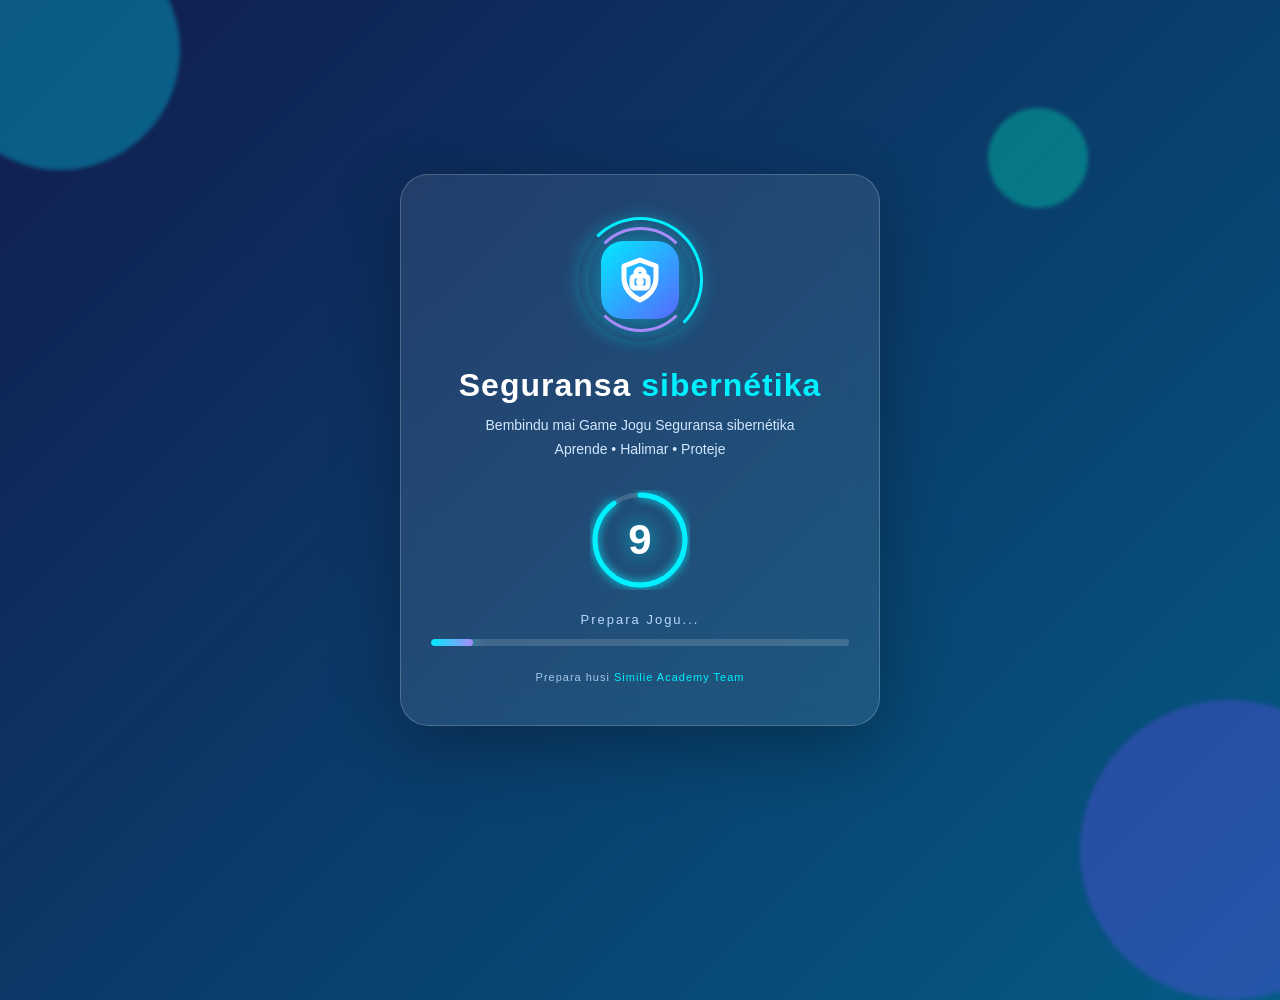
<file: index.html>
<!DOCTYPE html>
<html lang="en">
<head>
    <meta charset="UTF-8">
    <meta name="viewport" content="width=device-width, initial-scale=1.0">
    <title>Cyber Security - Loading</title>

    <style>
        * {
            margin: 0;
            padding: 0;
            box-sizing: border-box;
        }

        body {
            font-family: Arial, sans-serif;
            min-height: 100vh;
            display: flex;
            justify-content: center;
            align-items: center;
            overflow: hidden;
            color: white;
            background: linear-gradient(
                -45deg,
                #06142e,
                #073b70,
                #006c94,
                #111c4e
            );
            background-size: 400% 400%;
            animation: gradientMove 10s ease infinite;
        }

        @keyframes gradientMove {
            0%   { background-position: 0% 50%; }
            50%  { background-position: 100% 50%; }
            100% { background-position: 0% 50%; }
        }

        /* Background circles */
        .orb {
            position: absolute;
            border-radius: 50%;
            filter: blur(2px);
            opacity: 0.3;
            animation: float 7s ease-in-out infinite alternate;
        }

        .orb.one {
            width: 240px;
            height: 240px;
            background: #00eaff;
            top: -70px;
            left: -60px;
        }

        .orb.two {
            width: 300px;
            height: 300px;
            background: #744dff;
            right: -100px;
            bottom: -100px;
            animation-delay: 1s;
        }

        .orb.three {
            width: 100px;
            height: 100px;
            background: #00ffc3;
            right: 15%;
            top: 12%;
            animation-delay: 2s;
        }

        @keyframes float {
            from {
                transform: translate(0, 0) scale(1);
            }
            to {
                transform: translate(30px, -35px) scale(1.15);
            }
        }

        /* Main loading card */
        .loading-container {
            position: relative;
            z-index: 2;
            width: min(90%, 480px);
            padding: 42px 30px;
            text-align: center;
            border-radius: 28px;
            background: rgba(255, 255, 255, 0.09);
            border: 1px solid rgba(255, 255, 255, 0.2);
            backdrop-filter: blur(18px);
            box-shadow: 0 20px 70px rgba(0, 0, 0, 0.3);
            animation: appear 1s ease-out;
        }

        @keyframes appear {
            from {
                opacity: 0;
                transform: translateY(35px) scale(0.92);
            }
            to {
                opacity: 1;
                transform: translateY(0) scale(1);
            }
        }

        /* Logo */
        .logo-area {
            width: 125px;
            height: 125px;
            margin: 0 auto 25px;
            position: relative;
            display: flex;
            align-items: center;
            justify-content: center;
        }

        .logo-ring {
            position: absolute;
            inset: 0;
            border: 3px solid transparent;
            border-top-color: #00f0ff;
            border-right-color: #00f0ff;
            border-radius: 50%;
            animation: spin 2s linear infinite;
            box-shadow: 0 0 18px rgba(0, 240, 255, 0.2);
        }

        .logo-ring.inner {
            inset: 10px;
            border-top-color: #a78bfa;
            border-right-color: transparent;
            border-bottom-color: #a78bfa;
            animation: spinReverse 3s linear infinite;
        }

        @keyframes spin {
            to { transform: rotate(360deg); }
        }

        @keyframes spinReverse {
            to { transform: rotate(-360deg); }
        }

        .logo {
            width: 78px;
            height: 78px;
            display: flex;
            align-items: center;
            justify-content: center;
            border-radius: 22px;
            background: linear-gradient(135deg, #00eaff, #5968ff);
            box-shadow: 0 0 35px rgba(0, 234, 255, 0.5);
            animation: pulse 2s ease-in-out infinite;
        }

        .logo svg {
            width: 48px;
            height: 48px;
            fill: none;
            stroke: white;
            stroke-width: 2.5;
            stroke-linecap: round;
            stroke-linejoin: round;
        }

        @keyframes pulse {
            0%, 100% {
                transform: scale(1);
                box-shadow: 0 0 20px rgba(0, 234, 255, 0.4);
            }
            50% {
                transform: scale(1.08);
                box-shadow: 0 0 40px rgba(0, 234, 255, 0.8);
            }
        }

        h1 {
            font-size: clamp(24px, 5vw, 32px);
            letter-spacing: 1px;
            margin-bottom: 10px;
        }

        h1 span {
            color: #00f0ff;
        }

        .subtitle {
            color: #d3e7ff;
            font-size: 14px;
            line-height: 1.7;
            margin-bottom: 28px;
        }

        /* Countdown */
        .countdown-circle {
            width: 100px;
            height: 100px;
            margin: 0 auto 22px;
            position: relative;
            display: flex;
            justify-content: center;
            align-items: center;
        }

        .countdown-circle svg {
            position: absolute;
            width: 100%;
            height: 100%;
            transform: rotate(-90deg);
        }

        .countdown-circle circle {
            fill: none;
            stroke-width: 5;
        }

        .track {
            stroke: rgba(255, 255, 255, 0.15);
        }

        .progress {
            stroke: #00f0ff;
            stroke-linecap: round;
            stroke-dasharray: 283;
            stroke-dashoffset: 0;
            transition: stroke-dashoffset 1s linear;
            filter: drop-shadow(0 0 5px #00f0ff);
        }

        #countdown {
            font-size: 42px;
            font-weight: bold;
            color: #ffffff;
            text-shadow: 0 0 20px rgba(0, 240, 255, 0.7);
        }

        .loading-text {
            font-size: 13px;
            color: #b8d7ff;
            letter-spacing: 2px;
            margin-bottom: 12px;
            animation: textBlink 1.5s infinite;
        }

        @keyframes textBlink {
            0%, 100% { opacity: 1; }
            50% { opacity: 0.5; }
        }

        /* Loading bar */
        .progress-bar {
            height: 7px;
            width: 100%;
            overflow: hidden;
            border-radius: 20px;
            background: rgba(255, 255, 255, 0.15);
        }

        .progress-fill {
            width: 0%;
            height: 100%;
            border-radius: 20px;
            background: linear-gradient(90deg, #00eaff, #a78bfa);
            box-shadow: 0 0 15px #00eaff;
            transition: width 1s linear;
        }

        .footer {
            margin-top: 25px;
            font-size: 11px;
            color: #a8c9e8;
            letter-spacing: 1px;
        }

        .footer span {
            color: #00f0ff;
        }

        @media (max-width: 480px) {
            .loading-container {
                padding: 35px 22px;
            }

            .logo-area {
                width: 110px;
                height: 110px;
            }

            .logo {
                width: 70px;
                height: 70px;
            }
        }

        @media (prefers-reduced-motion: reduce) {
            *, *::before, *::after {
                animation-duration: 0.01ms !important;
                animation-iteration-count: 1 !important;
            }
        }
    </style>
</head>

<body>

    <div class="orb one"></div>
    <div class="orb two"></div>
    <div class="orb three"></div>

    <main class="loading-container">

        <div class="logo-area">
            <div class="logo-ring"></div>
            <div class="logo-ring inner"></div>

            <div class="logo">
                <!-- Cyber Security Shield Logo -->
                <svg viewBox="0 0 24 24" aria-label="Cyber Security Logo">
                    <path d="M12 2L20 5V11C20 16 16.5 20 12 22C7.5 20 4 16 4 11V5L12 2Z"/>
                    <rect x="8" y="10" width="8" height="6" rx="1.5"/>
                    <path d="M10 10V8.5A2 2 0 0 1 14 8.5V10"/>
                    <circle cx="12" cy="13" r="0.7" fill="white"/>
                </svg>
            </div>
        </div>

        <h1>Seguransa <span>sibernétika</span></h1>

        <p class="subtitle">
            Bembindu mai Game Jogu Seguransa sibernétika <br>
            Aprende • Halimar • Proteje
        </p>

        <div class="countdown-circle">
            <svg viewBox="0 0 100 100">
                <circle class="track" cx="50" cy="50" r="45"/>
                <circle class="progress" id="circleProgress"
                        cx="50" cy="50" r="45"/>
            </svg>

            <span id="countdown">10</span>
        </div>

        <p class="loading-text" id="loadingText">
            Prepara Jogu...
        </p>

        <div class="progress-bar">
            <div class="progress-fill" id="progressFill"></div>
        </div>

        <p class="footer">
            Prepara husi <span>Similie Academy Team</span>
        </p>

    </main>

    <script>
        // Change this to "game2.html" if you want to load Game 2.
        const targetPage = "game.html";

        const totalSeconds = 10;
        let secondsLeft = totalSeconds;

        const countdown = document.getElementById("countdown");
        const circleProgress = document.getElementById("circleProgress");
        const progressFill = document.getElementById("progressFill");
        const loadingText = document.getElementById("loadingText");

        const circumference = 2 * Math.PI * 45;

        circleProgress.style.strokeDasharray = circumference;
        circleProgress.style.strokeDashoffset = 0;

        const timer = setInterval(() => {
            secondsLeft--;

            countdown.textContent = secondsLeft;

            const progress = (totalSeconds - secondsLeft) / totalSeconds;

            circleProgress.style.strokeDashoffset =
                circumference * progress;

            progressFill.style.width = (progress * 100) + "%";

            if (secondsLeft <= 0) {
                clearInterval(timer);

                countdown.textContent = "✓";
                loadingText.textContent = "JOGU PRONTU ONA!";

                setTimeout(() => {
                    window.location.href = targetPage;
                }, 500);
            }
        }, 1000);
    </script>

</body>
</html>
</file>
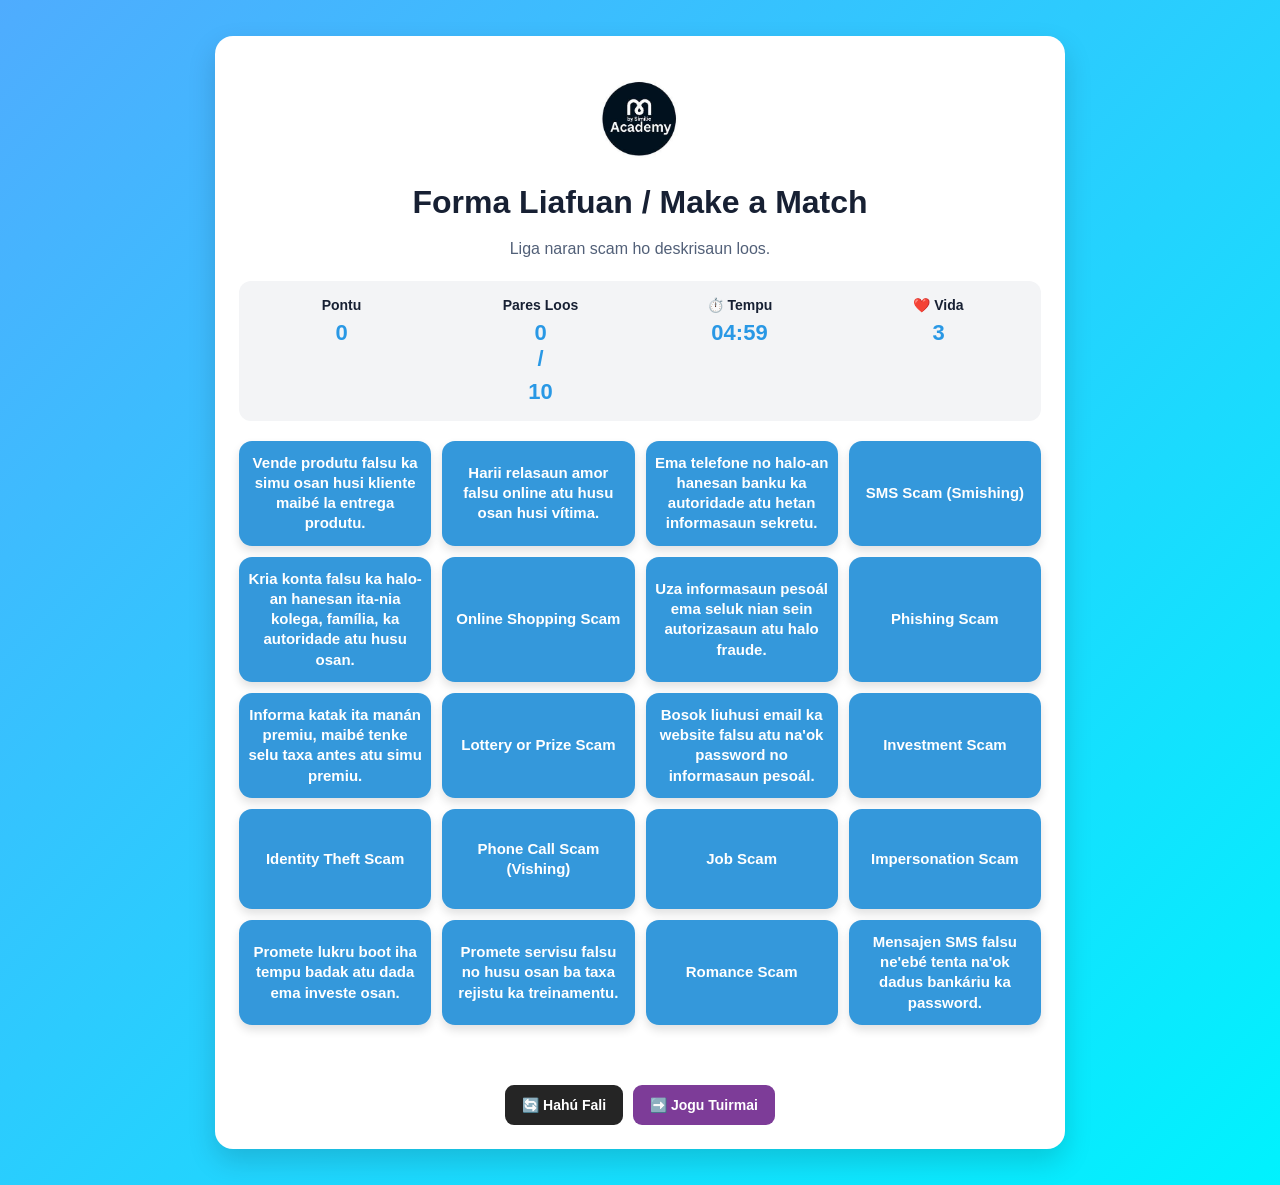
<file: game.html>
<!DOCTYPE html>
<html lang="tet">
<head>
    <meta charset="UTF-8">
    <meta name="viewport" content="width=device-width, initial-scale=1.0">
    <title>Match Word Game - Scam</title>
    <link rel="stylesheet" href="css/game.css">
</head>
<body>

<div class="game-container">
    <header>
        <h2><img src="image/image.png" alt="" width="80"></h2>
        <h1>Forma Liafuan / Make a Match</h1>
        <p class="description">
            Liga naran scam ho deskrisaun loos.
        </p>
    </header>

    <div id="gameArea">
        <div class="score-board">
            <div class="score-box">Pontu
                <span id="score">0</span>
            </div>
            <div class="score-box">Pares Loos
                <span><span id="matches">0</span> / <span id="totalPairs">10</span></span>
            </div>
            <div class="score-box">⏱️ Tempu
                <span id="timer">05:00</span>
            </div>
            <div class="score-box">❤️ Vida
                <span id="lives">3</span>
            </div>
        </div>

        <div class="game-board" id="gameBoard"></div>
        <div id="message"></div>

        <div class="game-buttons">
            <button class="game-btn" onclick="restartGame()">🔄 Hahú Fali</button>
            <button class="game-btn next-btn" onclick="nextGame()">➡️ Jogu Tuirmai</button>
        </div>
    </div>

    <div id="resultScreen">
        <h2 id="resultTitle">🎉 Game Remata!</h2>
        <p id="resultMessage"></p>
        <h3>Pontu Ikus: <span id="finalScore">0</span></h3>

        <div class="result-buttons">
            <button class="game-btn" onclick="restartGame()">▶️ Joga Fali</button>
            <button class="game-btn next-btn" onclick="nextGame()">➡️ Jogu Tuirmai</button>
        </div>
    </div>
</div>

<script>
const wordPairs = [
    {
        word: "Phishing Scam",
        meaning: "Bosok liuhusi email ka website falsu atu na'ok password no informasaun pesoál."
    },
    {
        word: "Online Shopping Scam",
        meaning: "Vende produtu falsu ka simu osan husi kliente maibé la entrega produtu."
    },
    {
        word: "Romance Scam",
        meaning: "Harii relasaun amor falsu online atu husu osan husi vítima."
    },
    {
        word: "Investment Scam",
        meaning: "Promete lukru boot iha tempu badak atu dada ema investe osan."
    },
    {
        word: "Lottery or Prize Scam",
        meaning: "Informa katak ita manán premiu, maibé tenke selu taxa antes atu simu premiu."
    },
    {
        word: "SMS Scam (Smishing)",
        meaning: "Mensajen SMS falsu ne'ebé tenta na'ok dadus bankáriu ka password."
    },
    {
        word: "Phone Call Scam (Vishing)",
        meaning: "Ema telefone no halo-an hanesan banku ka autoridade atu hetan informasaun sekretu."
    },
    {
        word: "Job Scam",
        meaning: "Promete servisu falsu no husu osan ba taxa rejistu ka treinamentu."
    },
    {
        word: "Identity Theft Scam",
        meaning: "Uza informasaun pesoál ema seluk nian sein autorizasaun atu halo fraude."
    },
    {
        word: "Impersonation Scam",
        meaning: "Kria konta falsu ka halo-an hanesan ita-nia kolega, família, ka autoridade atu husu osan."
    }
];

let cards = [];
let firstCard = null;
let secondCard = null;
let lockBoard = false;
let finished = false;
let score = 0;
let matches = 0;
let lives = 3;
let timeLeft = 300;
let timer;

const gameBoard = document.getElementById("gameBoard");

function shuffle(array) {
    for (let i = array.length - 1; i > 0; i--) {
        const j = Math.floor(Math.random() * (i + 1));
        [array[i], array[j]] = [array[j], array[i]];
    }
}

function startGame() {
    clearInterval(timer);

    score = 0;
    matches = 0;
    lives = 3;
    timeLeft = 300;
    firstCard = null;
    secondCard = null;
    lockBoard = false;
    finished = false;

    document.getElementById("score").textContent = score;
    document.getElementById("matches").textContent = matches;
    document.getElementById("totalPairs").textContent = wordPairs.length;
    document.getElementById("lives").textContent = lives;
    document.getElementById("timer").textContent = "05:00";
    document.getElementById("message").textContent = "";

    document.getElementById("gameArea").style.display = "block";
    document.getElementById("resultScreen").style.display = "none";

    cards = [];

    wordPairs.forEach((pair, index) => {
        cards.push({
            value: pair.word,
            pairId: index
        });

        cards.push({
            value: pair.meaning,
            pairId: index
        });
    });

    shuffle(cards);
    gameBoard.innerHTML = "";

    cards.forEach(card => {
        const button = document.createElement("button");
        button.className = "card";
        button.textContent = card.value;
        button.dataset.pairId = card.pairId;

        button.addEventListener("click", () => selectCard(button));
        gameBoard.appendChild(button);
    });

    timer = setInterval(() => {
        if (finished) return;

        timeLeft--;

        const minutes = Math.floor(timeLeft / 60);
        const seconds = timeLeft % 60;

        document.getElementById("timer").textContent =
            String(minutes).padStart(2, "0") + ":" +
            String(seconds).padStart(2, "0");

        if (timeLeft <= 0) {
            finishGame(false, true);
        }
    }, 1000);
}

function selectCard(card) {
    if (
        lockBoard ||
        finished ||
        card.classList.contains("correct") ||
        card === firstCard
    ) {
        return;
    }

    card.classList.add("selected");

    if (!firstCard) {
        firstCard = card;
        return;
    }

    secondCard = card;
    checkMatch();
}

function checkMatch() {
    const isMatch =
        firstCard.dataset.pairId === secondCard.dataset.pairId;

    if (isMatch) {
        firstCard.classList.remove("selected");
        secondCard.classList.remove("selected");

        firstCard.classList.add("correct");
        secondCard.classList.add("correct");

        score += 10;
        matches++;

        document.getElementById("score").textContent = score;
        document.getElementById("matches").textContent = matches;
        document.getElementById("message").textContent = "✅ Loos! Parsu ida.";

        resetCards();

        if (matches === wordPairs.length) {
            finishGame(true);
        }
    } else {
        lockBoard = true;
        lives--;
        score = Math.max(0, score - 2);

        document.getElementById("lives").textContent = lives;
        document.getElementById("score").textContent = score;
        document.getElementById("message").textContent =
            "❌ La hanesan. Tenta fali!";

        firstCard.classList.add("wrong");
        secondCard.classList.add("wrong");

        setTimeout(() => {
            if (firstCard) {
                firstCard.classList.remove("selected", "wrong");
            }

            if (secondCard) {
                secondCard.classList.remove("selected", "wrong");
            }

            resetCards();

            if (lives <= 0) {
                finishGame(false);
            }
        }, 800);
    }
}

function resetCards() {
    firstCard = null;
    secondCard = null;
    lockBoard = false;
}

function finishGame(won, timeUp = false) {
    if (finished) return;

    finished = true;
    clearInterval(timer);
    lockBoard = true;

    document.getElementById("gameArea").style.display = "none";
    document.getElementById("resultScreen").style.display = "block";
    document.getElementById("finalScore").textContent = score;

    if (won) {
        document.getElementById("resultTitle").textContent = "🎉 Parabéns!";
        document.getElementById("resultMessage").textContent =
            "Diak tebes! Ita liga scam 10 hotu-hotu ho loos.";
    } else if (timeUp) {
        document.getElementById("resultTitle").textContent = "⏰ Tempu Hotu Ona!";
        document.getElementById("resultMessage").textContent =
            "Ita nia tempu hotu ona. Joga fali atu koko.";
    } else {
        document.getElementById("resultTitle").textContent = "💔 Game Remata!";
        document.getElementById("resultMessage").textContent =
            "Ita uza vida hotu. Joga fali atu aprende tan.";
    }
}

function restartGame() {
    startGame();
}

function nextGame() {
    window.location.href = "game2.html";
}

function goToMenu() {
    window.location.href = "main_menu.html";
}

startGame();
</script>
</body>
</html>
</file>
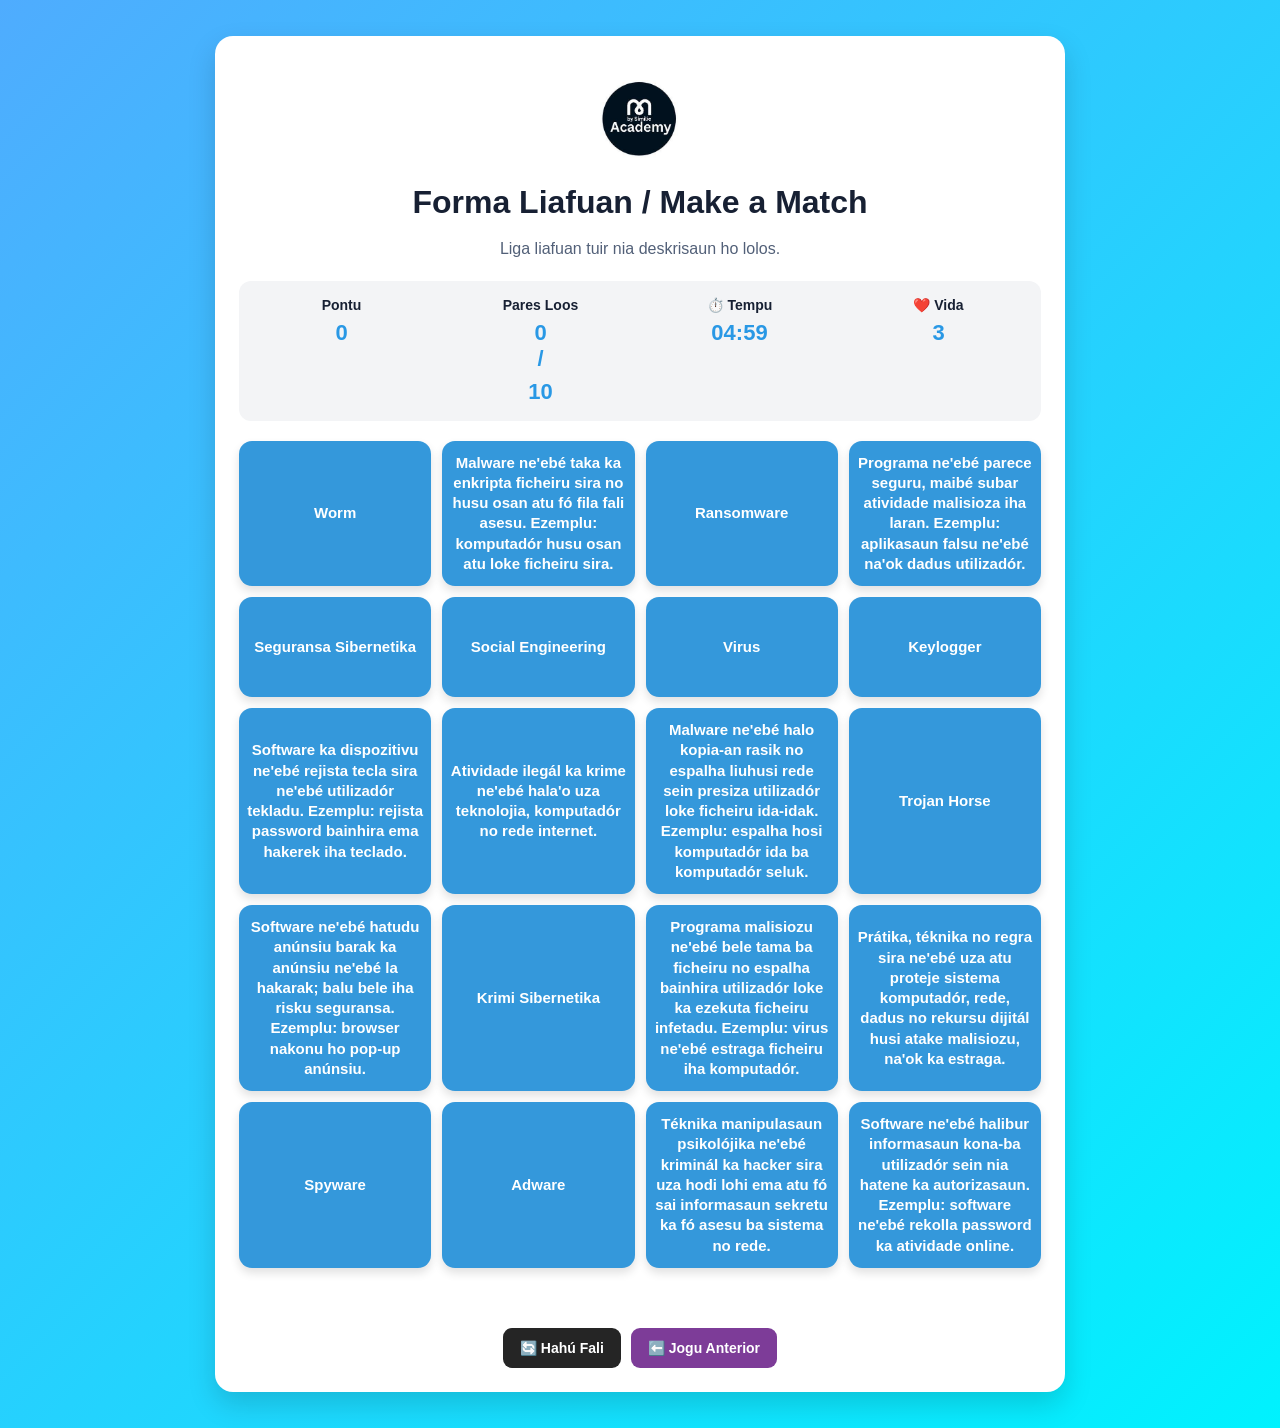
<file: game2.html>
<!DOCTYPE html>
<html lang="tet">
<head>
    <meta charset="UTF-8">
    <meta name="viewport" content="width=device-width, initial-scale=1.0">
    <title>Match Word Game - Cyber Security</title>
    <link rel="stylesheet" href="css/game.css">
</head>
<body>

<div class="game-container">
    <header>
        <h2><img src="image/image.png" alt="" width="80"></h2>
        <h1>Forma Liafuan / Make a Match</h1>
        <p class="description">
            Liga liafuan tuir nia deskrisaun ho lolos.
        </p>
    </header>

    <div id="gameArea">
        <div class="score-board">
            <div class="score-box">Pontu
                <span id="score">0</span>
            </div>
            <div class="score-box">Pares Loos
                <span><span id="matches">0</span> / <span id="totalPairs">10</span></span>
            </div>
            <div class="score-box">⏱️ Tempu
                <span id="timer">05:00</span>
            </div>
            <div class="score-box">❤️ Vida
                <span id="lives">3</span>
            </div>
        </div>

        <div class="game-board" id="gameBoard"></div>
        <div id="message"></div>

        <div class="game-buttons">
            <button class="game-btn" onclick="restartGame()">🔄 Hahú Fali</button>
            <button class="game-btn next-btn" onclick="goToPrevious()">⬅️ Jogu Anterior</button>
        </div>
    </div>

    <div id="resultScreen">
        <h2 id="resultTitle">🎉 Game Remata!</h2>
        <p id="resultMessage"></p>
        <h3>Pontu Ikus: <span id="finalScore">0</span></h3>

        <div class="result-buttons">
            <button class="game-btn" onclick="restartGame()">▶️ Joga Fali</button>
            <button class="game-btn menu-btn" onclick="goToMenu()">🏠 Menu Prinsipál</button>
        </div>
    </div>
</div>

<script>
const wordPairs = [
    {
        word: "Social Engineering",
        meaning: "Téknika manipulasaun psikolójika ne'ebé kriminál ka hacker sira uza hodi lohi ema atu fó sai informasaun sekretu ka fó asesu ba sistema no rede."
    },
    {
        word: "Virus",
        meaning: "Programa malisiozu ne'ebé bele tama ba ficheiru no espalha bainhira utilizadór loke ka ezekuta ficheiru infetadu. Ezemplu: virus ne'ebé estraga ficheiru iha komputadór."
    },
    {
        word: "Ransomware",
        meaning: "Malware ne'ebé taka ka enkripta ficheiru sira no husu osan atu fó fila fali asesu. Ezemplu: komputadór husu osan atu loke ficheiru sira."
    },
    {
        word: "Trojan Horse",
        meaning: "Programa ne'ebé parece seguru, maibé subar atividade malisioza iha laran. Ezemplu: aplikasaun falsu ne'ebé na'ok dadus utilizadór."
    },
    {
        word: "Worm",
        meaning: "Malware ne'ebé halo kopia-an rasik no espalha liuhusi rede sein presiza utilizadór loke ficheiru ida-idak. Ezemplu: espalha hosi komputadór ida ba komputadór seluk."
    },
    {
        word: "Spyware",
        meaning: "Software ne'ebé halibur informasaun kona-ba utilizadór sein nia hatene ka autorizasaun. Ezemplu: software ne'ebé rekolla password ka atividade online."
    },
    {
        word: "Adware",
        meaning: "Software ne'ebé hatudu anúnsiu barak ka anúnsiu ne'ebé la hakarak; balu bele iha risku seguransa. Ezemplu: browser nakonu ho pop-up anúnsiu."
    },
    {
        word: "Keylogger",
        meaning: "Software ka dispozitivu ne'ebé rejista tecla sira ne'ebé utilizadór tekladu. Ezemplu: rejista password bainhira ema hakerek iha teclado."
    },
    {
        word: "Krimi Sibernetika",
        meaning: "Atividade ilegál ka krime ne'ebé hala'o uza teknolojia, komputadór no rede internet."
    },
    {
        word: "Seguransa Sibernetika",
        meaning: "Prátika, téknika no regra sira ne'ebé uza atu proteje sistema komputadór, rede, dadus no rekursu dijitál husi atake malisiozu, na'ok ka estraga."
    }
];

let cards = [];
let firstCard = null;
let secondCard = null;
let lockBoard = false;
let finished = false;
let score = 0;
let matches = 0;
let lives = 3;
let timeLeft = 300;
let timer;

const gameBoard = document.getElementById("gameBoard");

function shuffle(array) {
    for (let i = array.length - 1; i > 0; i--) {
        const j = Math.floor(Math.random() * (i + 1));
        [array[i], array[j]] = [array[j], array[i]];
    }
}

function startGame() {
    clearInterval(timer);

    score = 0;
    matches = 0;
    lives = 3;
    timeLeft = 300;
    firstCard = null;
    secondCard = null;
    lockBoard = false;
    finished = false;

    document.getElementById("score").textContent = score;
    document.getElementById("matches").textContent = matches;
    document.getElementById("totalPairs").textContent = wordPairs.length;
    document.getElementById("lives").textContent = lives;
    document.getElementById("timer").textContent = "05:00";
    document.getElementById("message").textContent = "";

    document.getElementById("gameArea").style.display = "block";
    document.getElementById("resultScreen").style.display = "none";

    cards = [];

    wordPairs.forEach((pair, index) => {
        cards.push({ value: pair.word, pairId: index });
        cards.push({ value: pair.meaning, pairId: index });
    });

    shuffle(cards);
    gameBoard.innerHTML = "";

    cards.forEach(card => {
        const button = document.createElement("button");
        button.className = "card";
        button.textContent = card.value;
        button.dataset.pairId = card.pairId;
        button.addEventListener("click", () => selectCard(button));
        gameBoard.appendChild(button);
    });

    timer = setInterval(() => {
        if (finished) return;

        timeLeft--;

        const minutes = Math.floor(timeLeft / 60);
        const seconds = timeLeft % 60;

        document.getElementById("timer").textContent =
            String(minutes).padStart(2, "0") + ":" +
            String(seconds).padStart(2, "0");

        if (timeLeft <= 0) finishGame(false, true);
    }, 1000);
}

function selectCard(card) {
    if (
        lockBoard ||
        finished ||
        card.classList.contains("correct") ||
        card === firstCard
    ) return;

    card.classList.add("selected");

    if (!firstCard) {
        firstCard = card;
        return;
    }

    secondCard = card;
    checkMatch();
}

function checkMatch() {
    const isMatch =
        firstCard.dataset.pairId === secondCard.dataset.pairId;

    if (isMatch) {
        firstCard.classList.remove("selected");
        secondCard.classList.remove("selected");
        firstCard.classList.add("correct");
        secondCard.classList.add("correct");

        score += 10;
        matches++;

        document.getElementById("score").textContent = score;
        document.getElementById("matches").textContent = matches;
        document.getElementById("message").textContent = "✅ Loos! Parsu ida.";

        resetCards();

        if (matches === wordPairs.length) finishGame(true);
    } else {
        lockBoard = true;
        lives--;
        score = Math.max(0, score - 2);

        document.getElementById("lives").textContent = lives;
        document.getElementById("score").textContent = score;
        document.getElementById("message").textContent =
            "❌ La hanesan. Tenta fali!";

        firstCard.classList.add("wrong");
        secondCard.classList.add("wrong");

        setTimeout(() => {
            if (firstCard) firstCard.classList.remove("selected", "wrong");
            if (secondCard) secondCard.classList.remove("selected", "wrong");

            resetCards();

            if (lives <= 0) finishGame(false);
        }, 800);
    }
}

function resetCards() {
    firstCard = null;
    secondCard = null;
    lockBoard = false;
}

function finishGame(won, timeUp = false) {
    if (finished) return;

    finished = true;
    clearInterval(timer);
    lockBoard = true;

    document.getElementById("gameArea").style.display = "none";
    document.getElementById("resultScreen").style.display = "block";
    document.getElementById("finalScore").textContent = score;

    if (won) {
        document.getElementById("resultTitle").textContent = "🎉 Parabéns!";
        document.getElementById("resultMessage").textContent =
            "Diak tebes! Ita liga termu Cyber Security 10 hotu.";
    } else if (timeUp) {
        document.getElementById("resultTitle").textContent = "⏰ Tempu Hotu Ona!";
        document.getElementById("resultMessage").textContent =
            "Ita nia tempu hotu ona. Joga fali atu koko.";
    } else {
        document.getElementById("resultTitle").textContent = "💔 Game Remata!";
        document.getElementById("resultMessage").textContent =
            "Ita uza vida hotu. Joga fali atu aprende tan.";
    }
}

function restartGame() {
    startGame();
}

function goToPrevious() {
    window.location.href = "game.html";
}

function goToMenu() {
    window.location.href = "main_menu.html";
}

startGame();
</script>
</body>
</html>
</file>
<file: css/game.css>
* {
    box-sizing: border-box;
}

body {
    margin: 0;
    min-height: 100vh;
    font-family: Arial, sans-serif;
    background: linear-gradient(135deg, #4facfe, #00f2fe);
    color: #172033;
}

.game-container {
    width: 92%;
    max-width: 850px;
    margin: 36px auto;
    padding: 24px;
    background: white;
    border-radius: 18px;
    box-shadow: 0 12px 28px rgba(0, 0, 0, 0.15);
}

header {
    text-align: center;
    margin-bottom: 20px;
}

h1 {
    font-size: 32px;
    margin: 0 0 10px;
}

.description {
    color: #526078;
    line-height: 1.5;
}

.score-board {
    display: grid;
    grid-template-columns: repeat(4, 1fr);
    gap: 10px;
    padding: 16px 8px;
    margin-bottom: 20px;
    background: #f3f4f6;
    border-radius: 12px;
}

.score-box {
    text-align: center;
    font-size: 14px;
    font-weight: bold;
}

.score-box span {
    display: block;
    margin-top: 7px;
    color: #2998e5;
    font-size: 22px;
}

.game-board {
    display: grid;
    grid-template-columns: repeat(4, minmax(0, 1fr));
    gap: 11px;
}

.card {
    display: flex;
    align-items: center;
    justify-content: center;
    min-height: 100px;
    padding: 12px 8px;
    border: none;
    border-radius: 13px;
    background: #3498db;
    color: white;
    font-size: 15px;
    font-weight: bold;
    line-height: 1.35;
    overflow-wrap: anywhere;
    cursor: pointer;
    box-shadow: 0 5px 10px rgba(0, 0, 0, 0.12);
    transition: 0.2s;
}

.card:hover {
    background: #2586c7;
    transform: translateY(-2px);
}

.card.selected {
    background: #f39c12;
    outline: 3px solid #ffe0a3;
}

.card.correct {
    background: #20a464;
    cursor: default;
}

.card.wrong {
    background: #e74c3c;
}

#message {
    min-height: 28px;
    margin-top: 16px;
    text-align: center;
    font-weight: bold;
}

.game-buttons,
.result-buttons {
    display: flex;
    justify-content: center;
    flex-wrap: wrap;
    gap: 10px;
    margin-top: 16px;
}

.game-btn {
    padding: 12px 17px;
    border: none;
    border-radius: 9px;
    background: #252525;
    color: white;
    font-size: 14px;
    font-weight: bold;
    cursor: pointer;
}

.game-btn:hover {
    opacity: 0.85;
}

.menu-btn {
    background: #7f8c8d;
}

.next-btn {
    background: #7d3c98;
}

#resultScreen {
    display: none;
    text-align: center;
    padding: 20px 0;
}

@media (max-width: 620px) {
    .game-container {
        width: 96%;
        margin: 12px auto;
        padding: 16px 12px;
    }

    .score-board {
        grid-template-columns: repeat(2, 1fr);
    }

    .game-board {
        grid-template-columns: repeat(2, minmax(0, 1fr));
        gap: 9px;
    }

    .card {
        min-height: 110px;
        font-size: 14px;
    }

    h1 {
        font-size: 26px;
    }
}
</file>
